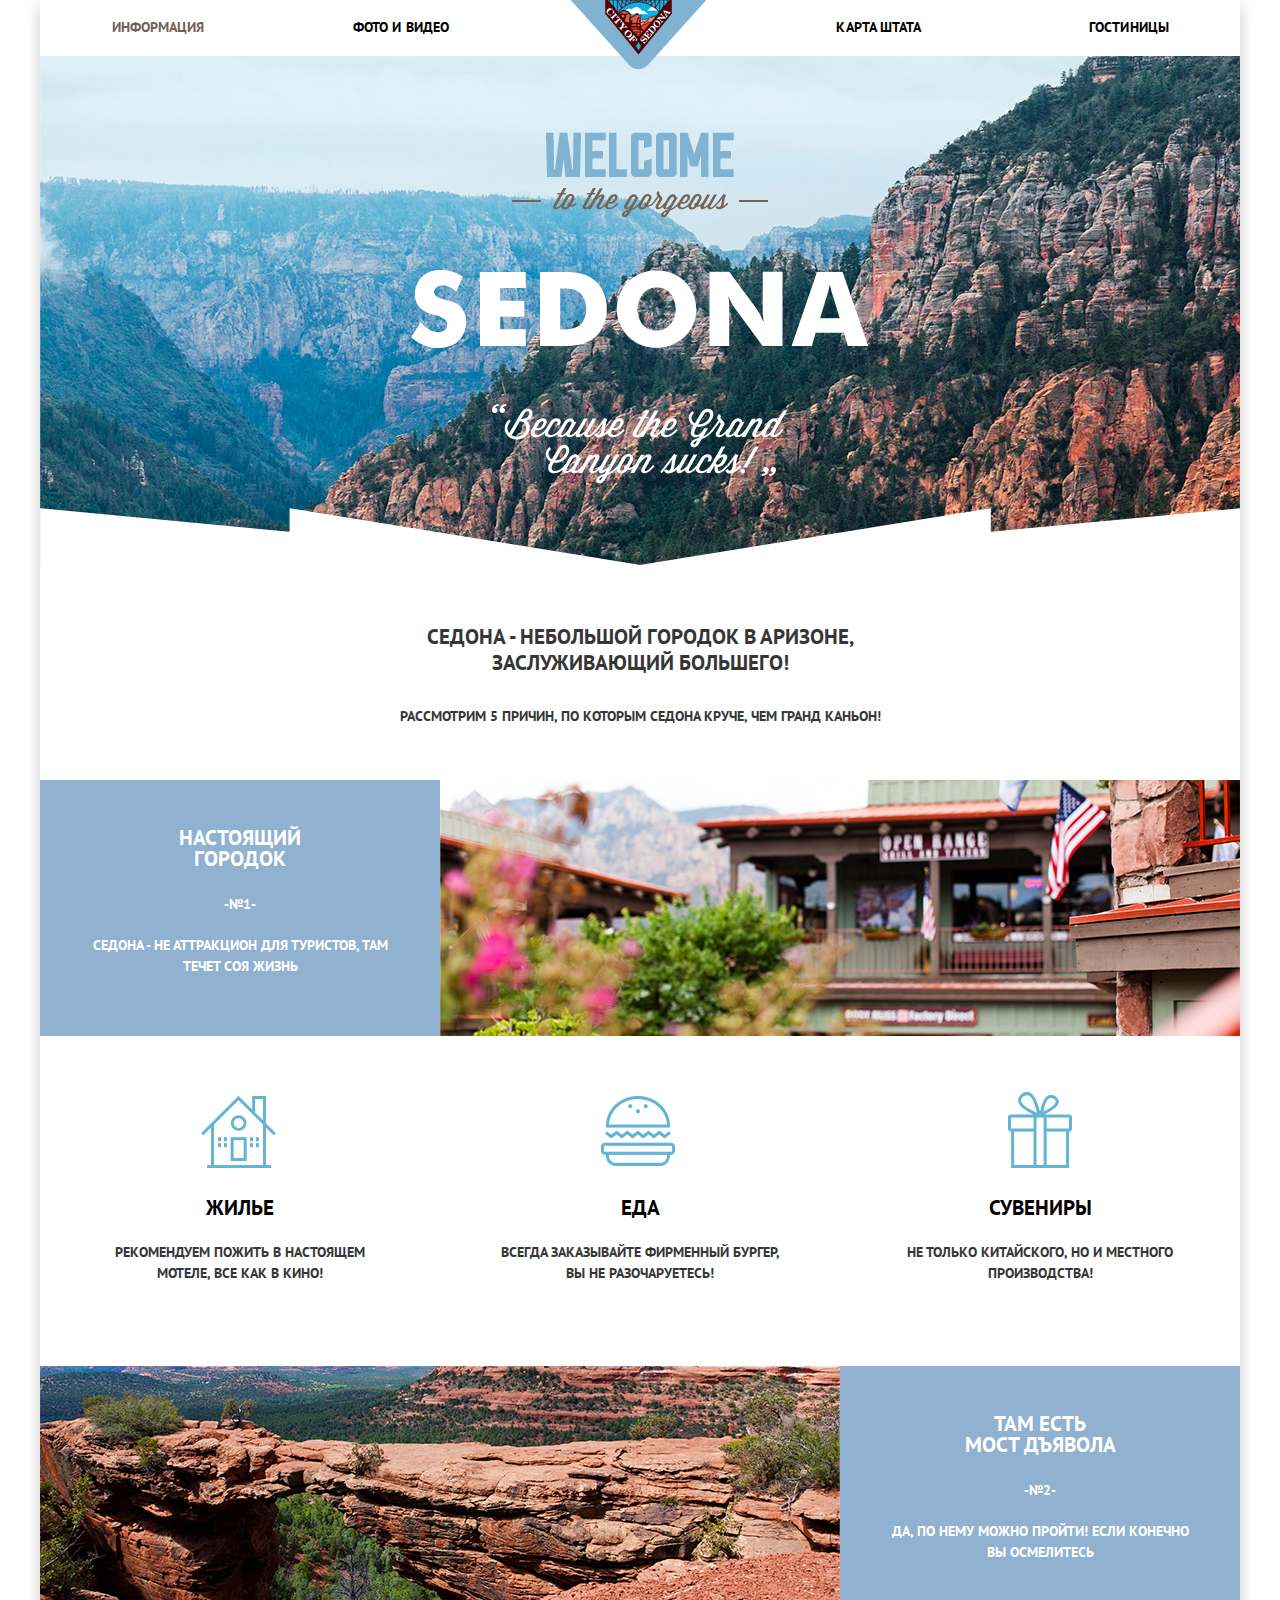
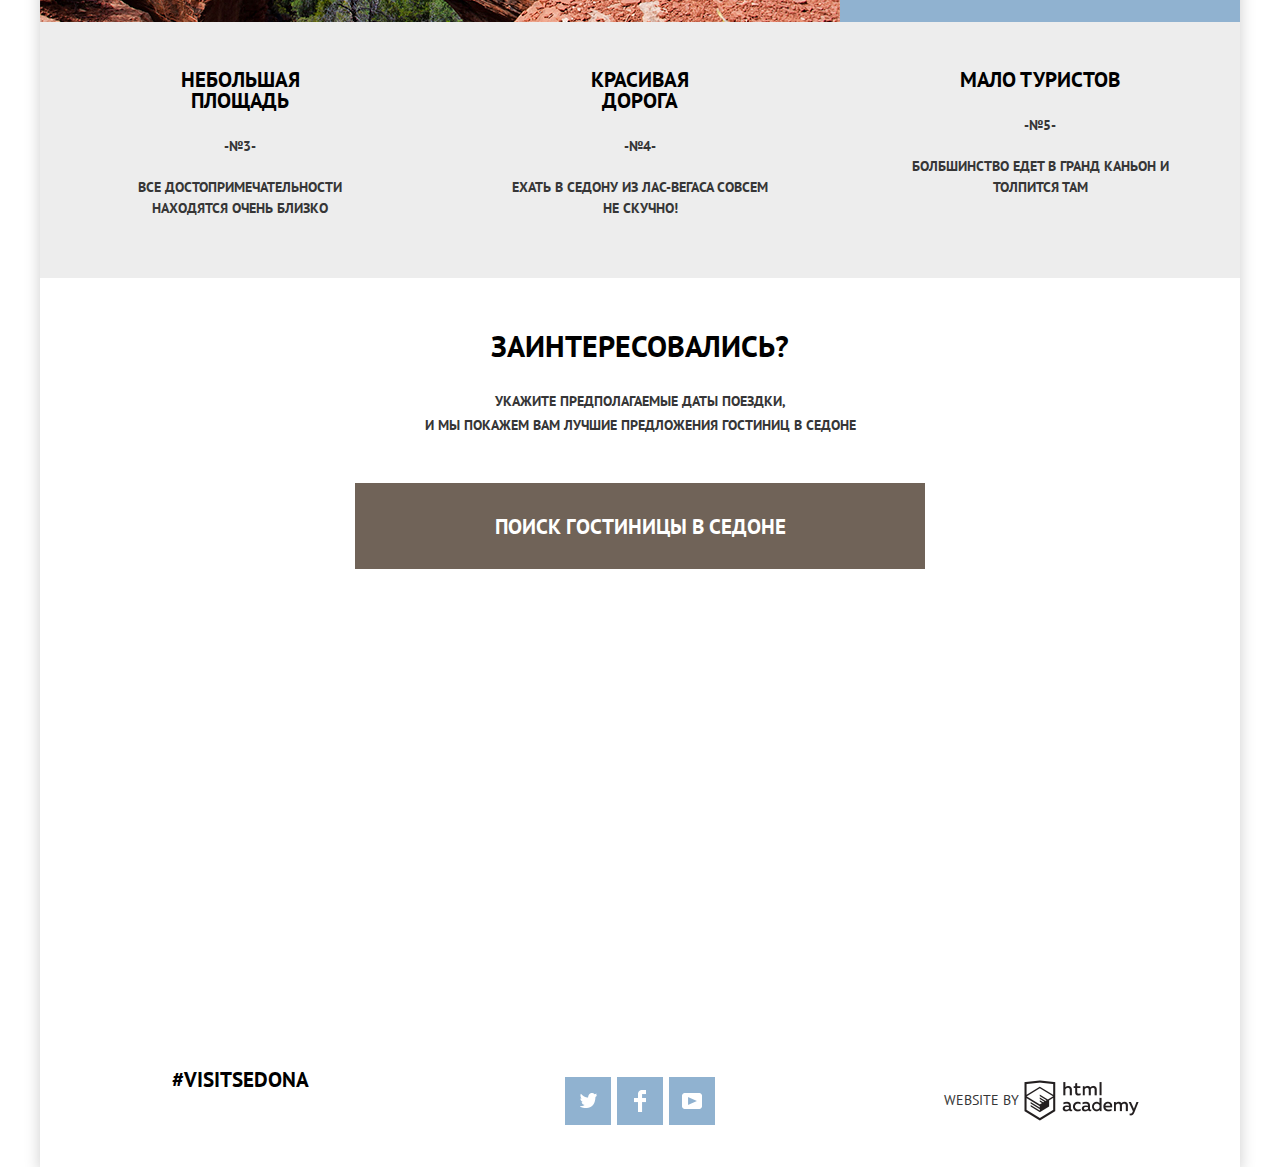
<file: index.html>
<!DOCTYPE html>
<html lang="ru">

<head>
    <meta charset="utf-8">
    <title>Городок Седона</title>
    <link href="https://fonts.googleapis.com/css?family=PT+Sans:400,700&amp;subset=cyrillic,latin-ext" rel="stylesheet">
    <link href="css/style.css" rel="stylesheet">
</head>
<body>
	<div class="wrap">
	<header class="main-header">
		<nav class="main-navigation">
			<ul class="site-navigation">
				<li class="site-navigation__info site-navigation--active">
					<a href="#">Информация</a>
				</li>
				<li class="site-navigation__photo">
					<a href="#">Фото и видео</a>
				</li>
				<li>
					<a class="main-header-logo">
                		<img src="img/triangle1.png" width="138" height="70" alt="Центральный треугольник">
            		</a>
				</li>
				<li class="site-navigation__map">
					<a href="#">Карта штата</a>
				</li>
				<li class="site-navigation__hotels">
					<a href="inner.html">Гостиницы</a>
				</li>
			</ul>
			
		</nav>
	</header>
	<main class="container">
	    <section class="container__introduction">
	    	<div class="container__introduction__back" width="1200" height="773"></div> 
	        <img class="container__introduction__welcome" src="img/welcome.png" alt="to the gorgeous">
            <!-- <h1 class="container__sedona">Sedona</h1>
            <img class="container__introduction__because" src="img/сanyon_sucks.png" width="296" height="80" alt="because the grand canyon sucks!"> -->
            <div class="container__introduction__shape" width="1200" height="57"></div> 
	        <p class="container__definition">Седона - небольшой городок в Аризоне, заслуживающий большего!</p>
    	</section>	
		<h2 class="definition__head">рассмотрим 5 причин, по которым седона круче, чем гранд каньон!</h2>
		<section class="features">
			<div class="features__item features__item--blue">
				<h3 class="features__item__header">настоящий городок</h3>
				<p class="features__item__number">-№1-</p>
				<p class="features__item__text">седона - не аттракцион для туристов, там течет соя жизнь</p>
			</div>
			<div class="features__img features__img--right" width="800" height="401"></div>
			<div class="features__plushka features__plushka--house">
				<h3 class="features__plushka__header">жилье</h3>
				<p class="features__plushka__text">рекомендуем пожить в настоящем мотеле, все как в кино!</p>
			</div>
			<div class="features__plushka features__plushka--meal">
				<h3 class="features__plushka__header">еда</h3>
				<p class="features__plushka__text">всегда заказывайте фирменный бургер, вы не разочаруетесь!</p>
			</div>
			<div class="features__plushka features__plushka--souvenirs">
				<h3 class="features__plushka__header">сувениры</h3>
				<p class="features__plushka__text">не только китайского, но и местного производства!</p>
			</div>
            <div class="features__img features__img--left" width="800" height="400"></div>
            <div class="features__item features__item--blue">
				<h3 class="features__item__header">там есть<br>мост дъявола</h3>
				<p class="features__item__number">-№2-</p>
				<p class="features__item__text">да, по нему можно пройти! если конечно вы осмелитесь</p>
			</div>
			<div class="features__item features__item--gray">
				<h3 class="features__item__header">небольшая площадь</h3>
				<p class="features__item__number">-№3-</p>
				<p class="features__item__text">все достопримечательности<br>находятся очень близко</p>
			</div>
			<div class="features__item features__item--gray">
				<h3 class="features__item__header">красивая дорога</h3>
				<p class="features__item__number">-№4-</p>
				<p class="features__item__text">ехать в седону из лас-вегаса совсем<br>не скучно!</p>
			</div>
			<div class="features__item features__item--gray">
				<h3 class="features__item__header">мало туристов</h3>
				<p class="features__item__number">-№5-</p>
				<p class="features__item__text">болбшинство едет в гранд каньон и толпится там</p>
			</div>
   		</section>
   		<section class="interest">
   			<h2 class="interest__header">заинтересовались?</h2>
   			<p class="interest__text">укажите предполагаемые даты поездки, <br> и мы покажем вам лучшие предложения гостиниц в седоне</p>
			
			<!-- тут была форма -->

			<div class="interest__wrapper">
				<button class="interst__form__div">
	                <h2 class="interst__form__head">Поиск гостиницы в Седоне</h2>
	            </button>
				<form class="interst__form homepage-booking-form-hide" method="post" action="https://echo.htmlacademy.ru">
					<div class="data-zaezda">
						<label for="interst__form__arrival">Дата заезда
	                    	<input id="interst__form__arrival" type="text" placeholder="24 апреля 2017">
	                	</label>
	                	<button type="button" class="calendar"></button>
					</div>
	                <div class="data-viezda">
	                	<label for="interst__form__leaving">Дата выезда
	                    	<input id="interst__form__leaving" type="text" placeholder="4 июля 2017">
	                	</label>
	                	<button type="button" class="calendar"></button>
	                </div>
	                <div class="number-of">
	                	<!-- <div class="num-of-adult">
	                		<label for="interst__form__adult">Взрослые
								<button class="visually-hidden-btn zaeb_btn" type="button">-</button>
			                    	<input id="interst__form__adult" type="text" name="text" value="2">
								<button class="visually-hidden-btn zaeb_btn" type="button">+</button>
			                </label>
	                	</div>
	                	<div class="num-of-ch">
	                		<label for="interst__form__children">Дети
			                    <button class="visually-hidden-btn zaeb_btn" type="button">-</button>
			                   		<input id="interst__form__children" type="text" name="text" value="0">
								<button class="visually-hidden-btn zaeb_btn" type="button">+</button>
			                </label>
	                	</div> -->
	                <div class="homepage-booking-form-grid">
	                	<div class="homepage-booking-form-control">
                            <label class="adult-label" for="homepage-booking-form-adults">Взрослые:</label>
                            <div class="homepage-booking-form-number">
                                <button type="button" class="minus"> = $0 ::before "Минус"</button>
                                <input id="homepage-booking-form-adults" type="text" value="2">
                                <button type="button" class="plus"> = $0 ::before "Плюс"</button>
                            </div>
                            <label class="child-label" for="homepage-booking-form-children">Дети:</label>
                            <div class="homepage-booking-form-number">
                                <button type="button" class="minus">= $0 ::before "Минус"</button>
                                <input id="homepage-booking-form-children" type="text" value="0">
                                <button type="button" class="plus"> = $0 ::before "Плюс"</button>
                            </div>
                        </div>
		                
	                </div>
	            </div>
	                <button class="visually-hidden-btn search-button" type="submit" name="search">Найти</button>
	            </form>
			</div>
			<iframe src="https://www.google.com/maps/embed?pb=!1m18!1m12!1m3!1d143969.19150881495!2d-111.91789234397947!3d34.8431865353848!2m3!1f0!2f0!3f0!3m2!1i1024!2i768!4f13.1!3m3!1m2!1s0x872da132f942b00d%3A0x5548c523fa6c8efd!2z0KHQtdC00L7QvdCwLCDQkNGA0LjQt9C-0L3QsCA4NjMzNiwg0KHQqNCQ!5e0!3m2!1sru!2sru!4v1531233429512"
                    width="1200" height="592" style="border:0" allowfullscreen>
            </iframe>

   		</section>
		<footer class="footer">
			<p class="footer__tag">#visitsedona</p>
			<ul class="footer__social">
				<a class="footer__social__logo footer__social__logo--twitter" href="https://twitter.com">
					<span class="v-h">Твиттер</span>
				</a>
				<a class="footer__social__logo footer__social__logo--facebook" href="https://www.facebook.com">
					<span class="v-h">Фейсбук</span>
				</a>
				<a class="footer__social__logo footer__social__logo--youtube" href="https://youtube.com">
					<span class="v-h">Ютуб</span>
				</a>
			</ul>
			<div class="footer__copyright">
			    <span class="footer__copyright__text">Website by </span>
			    <a href="https://htmlacademy.ru/">
			        <div class="copyright" width="115" height="41"></div>
			    </a>
		    </div>
		</footer>
		<!--  -->
	</main>
</div>
<script src="js/script.js"></script>
</body>
</html>
</file>
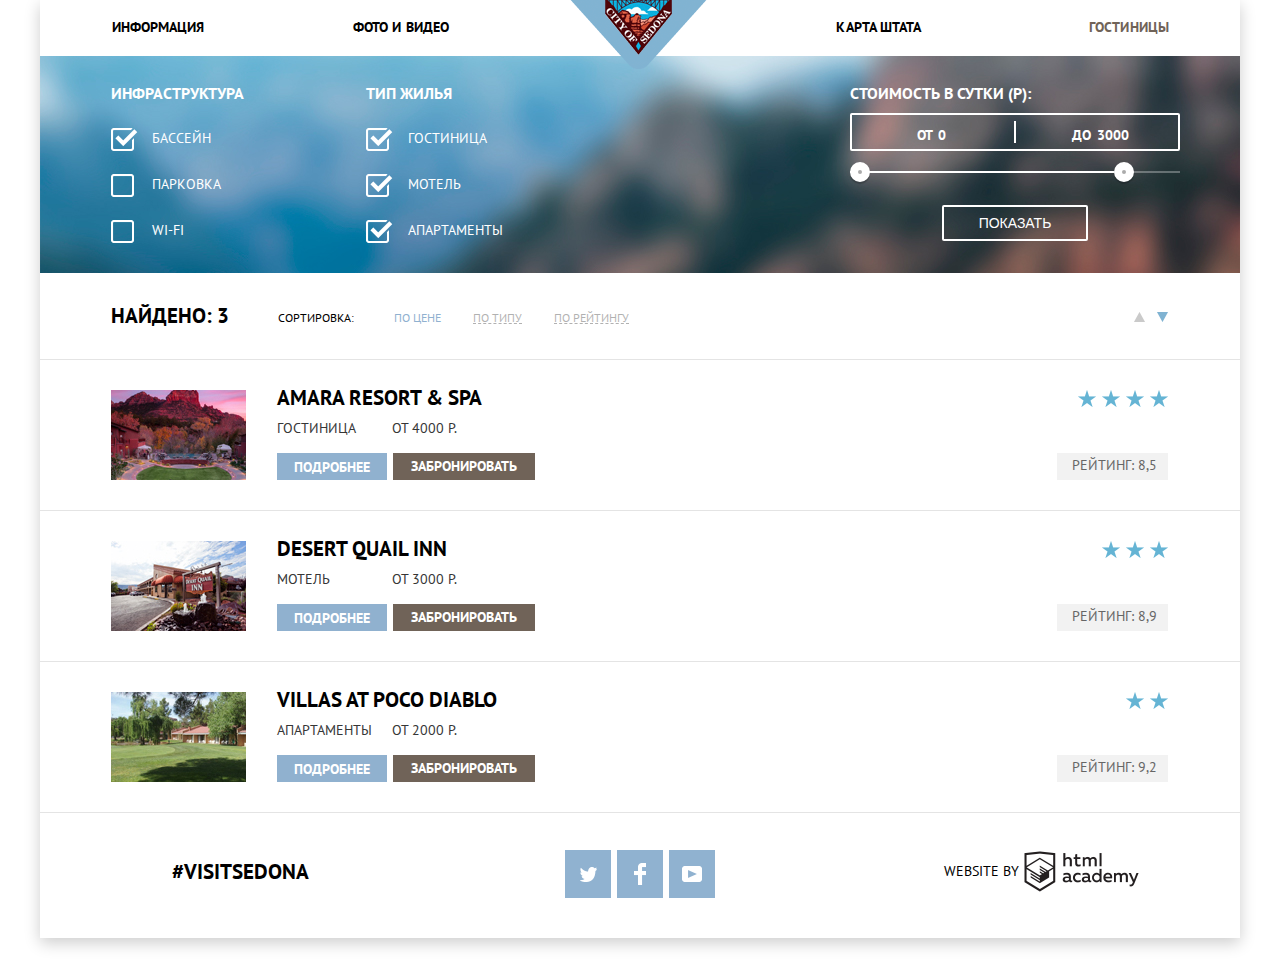
<file: inner.html>
<!DOCTYPE html>
<html lang="ru">

<head>
    <meta charset="utf-8">
    <title>Городок Седона</title>
    <link href="https://fonts.googleapis.com/css?family=PT+Sans:400,700&amp;subset=cyrillic,latin-ext" rel="stylesheet">
    <link href="css/style.css" rel="stylesheet">
</head>
<body class="inner">
<div class="inner__wrap">
	<header class="main-header">
		<nav class="main-navigation">
			<ul class="site-navigation">
				<li class="site-navigation__info">
					<a href="index.html">Информация</a>
				</li>
				<li class="site-navigation__photo">
					<a href="#">Фото и видео</a>
				</li>
				<li>
					<a class="main-header-logo" href="index.html">
                		<img src="img/triangle1.png" width="138" height="70" alt="Центральный треугольник">
            		</a>
				</li>
				<li class="site-navigation__map">
					<a href="#">Карта штата</a>
				</li>
				<li class="site-navigation__hotels site-navigation--active">
					<a href="inner.html">Гостиницы</a>
				</li>
			</ul>
			
		</nav>
	</header>
	<main class="container">
		<!--<section class="container__choose">
			<div class="container__choose__infra">
				<h2 class="container__choose__infra__head">инфраструктура:</h2>
				<ul class="container__choose__infra__list">
					<li class="container__choose__infra__item container__choose__infra__item--checked">бассейн</li>
					<li class="container__choose__infra__item container__choose__infra__item--unchecked">парковка</li>
					<li class="container__choose__infra__item container__choose__infra__item--unchecked">wi-fi</li>
				</ul>
			</div>
			<div class="container__choose__type">
				<h2 class="container__choose__type__head">тип жилья:</h2>
				<ul class="container__choose__type__list">
					<li class="container__choose__type__item container__choose__type__item--checked">гостиница</li>
					<li class="container__choose__type__item container__choose__type__item--checked">мотель</li>
					<li class="container__choose__type__item container__choose__type__item--checked">апартаменты</li>
				</ul>
			</div>
			<div class="container__choose__cost">
				<h2 class="container__choose__cost_head">стоимость в сутки (р):</h2>
				
			</div>
		</section>
		-->

			<div class="filter_background" width="1200" height="562">
				<form class="filter" method="get" action="https://echo.htmlacademy.ru">
                <fieldset class="filter-infrastructure">
                    <legend class="filter-title">Инфраструктура</legend>
                    <ul class="filter-checkbox">
                        <li>
                            <input id="filter-pool" class="visually-hidden-inner filter-input filter-input-checkbox" type="checkbox" name="pool" checked>
                            <label for="filter-pool">Бассейн</label>
                        </li>
                        <li>
                            <input id="filter-parking" class="visually-hidden-inner filter-input filter-input-checkbox" type="checkbox" name="parking">
                            <label for="filter-parking">Парковка</label>
                        </li>
                        <li>
                            <input id="filter-wi-fi" class="visually-hidden-inner filter-input filter-input-checkbox" type="checkbox" name="wi-fi">
                            <label for="filter-wi-fi">WI-FI</label>
                        </li>
                    </ul>
                </fieldset>
                <fieldset class="filter-type-housing">
                    <legend class="filter-title">Тип жилья</legend>
                    <ul class="filter-checkbox">
                        <li>
                            <input id="filter-guesthouse" class="visually-hidden-inner filter-input filter-input-checkbox" type="checkbox" name="guesthouse" checked>
                            <label for="filter-guesthouse">Гостиница</label>
                        </li>
                        <li>
                            <input id="filter-motel" class="visually-hidden-inner filter-input filter-input-checkbox" type="checkbox" name="motel" checked>
                            <label for="filter-motel">Мотель</label>
                        </li>
                        <li>
                            <input id="filter-apartments" class="visually-hidden-inner filter-input filter-input-checkbox" type="checkbox" name="apartments" checked>
                            <label for="filter-apartments">Апартаменты</label>
                        </li>
                    </ul>
                </fieldset>
                <div class="filter-range">
			      <div class="filter-range-title">Стоимость в сутки (р):</div>
			      <div class="price-controls">
			        <label class="min-price">от <input type="text" name="min-price" value="0"></label>
			        <label class="max-price">до <input type="text" name="max-price" value="3000"></label>
			      </div>
			      <div class="range-controls">
			        <div class="scale">
			          <div class="bar"></div>
			        </div>
			        <div class="range-toggle range-toggle-min"></div>
			        <div class="range-toggle range-toggle-max"></div>
			      </div>
			      <button class="btn-transparent" type="submit">Показать</button>
			    </div>
            </form>
			</div>
			




		<section class="container__find">
			<h1 class="container__find__head">найдено: <span class="container__find_amount">3</span></h1>
			<p class="container__find__sorttext">сортировка:</p>
			<ul class="container__find__type">
				<a href="#">
					<li class="container__find__type__item container__find__type__item--checked">по цене</li>
				</a>
				<a href="#">
					<li class="container__find__type__item container__find__type__item--unchecked">по типу</li>
				</a>
				<a href="#">
					<li class="container__find__type__item container__find__type__item--unchecked">по рейтингу</li>
				</a>
			</ul>
			<button class="find_button container__find__arrowup container__find__arrow--checked"></button>
			<button class="find_button container__find__arrowdown container__find__arrow--checked"></button>
		</section>
		<section class="container__result">
			<div class="container__result__item">
				<img class="container__result__item__img" src="img/amara.jpg" width="135" height="90" alt="Amara">
				<div class="name_container">
					<a href="#" class="container__result__item__head">amara resort & spa</a>
					<div class="type_of_hotel">
						<span class="container__result__item__type">гостиница</span>
						<span class="container__result__item__price">от 4000 р.</span>
					</div>
					<div class="button_div">
						<a class="container__result__item__button container__result__item__button--more" href="#">подробнее</a>
						<button class="container__result__item__button container__result__item__button--bron" type="submit"><span>Забронировать</span></button>
					</div>
				</div>
				<div class="container__result__item__ratestars n4_stars"></div>
				<div class="rating_div">
					<p class="container__result__item__rating">рейтинг: 
					<span class="container__result__item__amountrate">8,5</span></p>
				</div>
			</div>
			<div class="container__result__item">
				<img class="container__result__item__img" src="img/desert.jpg" width="135" height="90" alt="Desert">
				<div class="name_container">
					<a href="#" class="container__result__item__head">desert quail inn</a>
					<div class="type_of_hotel">
						<span class="container__result__item__type">мотель</span>
						<span class="container__result__item__price">от 3000 р.</span>
					</div>
					<div class="button_div">
						<a class="container__result__item__button container__result__item__button--more" href="#">подробнее</a>
						<button class="container__result__item__button container__result__item__button--bron" type="submit"><span>Забронировать</span></button>
					</div>
				</div>
				<div class="container__result__item__ratestars n3_stars"></div>
				<div class="rating_div">
					<p class="container__result__item__rating">рейтинг: <!--должен быть p-->
					<span class="container__result__item__amountrate">8,9</span></p>
				</div>
			</div>
			<div class="container__result__item">
				<img class="container__result__item__img" src="img/villas.jpg" width="135" height="90" alt="Villas">
				<div class="name_container">
					<a href="#" class="container__result__item__head">villas at poco diablo</a>
					<div class="type_of_hotel">
						<span class="container__result__item__type">апартаменты</span>
						<span class="container__result__item__price">от 2000 р.</span>
					</div>
					<div class="button_div">
						<a class="container__result__item__button container__result__item__button--more" href="#">подробнее</a>
						<button class="container__result__item__button container__result__item__button--bron" type="submit"><span>Забронировать</span></button>
					</div>
				</div>
				<div class="container__result__item__ratestars n2_stars"></div>
				<div class="rating_div">
					<p class="container__result__item__rating">рейтинг: <!--должен быть p-->
					<span class="container__result__item__amountrate">9,2</span></p>
				</div>
			</div>
		</section>
	</main>
	<footer class="footer">
			<p class="footer__tag">#visitsedona</p>
			<ul class="footer__social">
				<a class="footer__social__logo footer__social__logo--twitter" href="https://twitter.com">
					<span class="v-h">Твиттер</span>
				</a>
				<a class="footer__social__logo footer__social__logo--facebook" href="https://www.facebook.com">
					<span class="v-h">Фейсбук</span>
				</a>
				<a class="footer__social__logo footer__social__logo--youtube" href="https://youtube.com">
					<span class="v-h">Ютуб</span>
				</a>
			</ul>
			<div class="footer__copyright">
			    <span class="footer__copyright__text">Website by </span>
			    <a href="https://htmlacademy.ru/">
			        <div class="copyright" width="115" height="41"></div>
			    </a>
		    </div>
		</footer>
</div>
</body>
</html>
</file>
<file: css/style.css>
body {
  margin: 0;
  padding: 0;

  font-family: "PT Sans", Arial, sans-serif;
  font-size: 14px;
  line-height: 21px;
  font-weight: 700;
  color: #363636;
  text-transform: uppercase;
  
  background-color: #FFFFFF;
}

a {
  text-decoration: none;
}

.site-navigation a {
  color: #000000;
}

.site-navigation {
  line-height: 26px;
  color: #000000;
  list-style: none;
}

.container__introduction {
  text-align: center;
}

.container__sedona {
  font-size: 50px;
  line-height: 55px;
  font-weight: 700;
  color: #FFFFFF;  
}

.container__definition {
  font-size: 21px;
  line-height: 26px;
}

.definition__head {
  font-size: 14px;
  line-height: 26px;  
  text-align: center;
}

.features__item__header {
  font-size: 21px;
  color: #000000;
}

.features__item {
  background-color: #EDEDED;
  text-align: center;
}

.features__item.features__item--blue {
  background-color: #90B2D0;
}

.features__item--blue .features__item__header {
  color: #FFFFFF;
}

.features__item--blue .features__item__text {
  color: #FFFFFF;
}

.features__item--blue .features__item__number {
  color: #FFFFFF;
}

.features__plushka {
  text-align: center;
}

.features__plushka__header {
  font-size: 21px;
  color: #000000;
}

.interest__header {
  font-size: 30px;
  line-height: 36px;
  color: #000000;
  text-align: center;
}

.interest__text {
  line-height: 24px;
  text-align: center;
}

.interst__form {
  font-size: 14px;
  line-height: 26px;
  color: #000000;  
}

.interst__form__div {
  background-color: rgb(112, 99, 88);
  color: #ffffff;
  text-align: center;
  font: inherit;
  border: none;
      font-family: "PT Sans", Arial, sans-serif;
    font-size: 14px;
    line-height: 21px;
    font-weight: 700;
    text-transform: uppercase;
}

.interst__form .interst__form__head {
  font-size: 21px;
  line-height: 26px;
  color: #FFFFFF;
}

.interst__form input {
  font-size: 14px;
  line-height: 26px;
  color: #000000;  
  font-family: "PT Sans", Arial, sans-serif;
  font-weight: 700;
}

.search-button {
  font-size: 21px;
  line-height: 26px;
  color: #FFFFFF;
  background-color: rgb(144, 178, 208);
  font-family: "PT Sans", Arial, sans-serif;
  text-transform: uppercase;
  font-weight: 700;
}

.footer__tag {
  font-size: 21px;
  line-height: 26px;
  color: #000000;
}

.footer {
  background-color: rgba(255, 255, 255, 0.9);
  width: 100%;
}

.footer__social__logo {
  text-decoration: none;
}

.footer__copyright {
  font-size: 14px;
  line-height: 26px;
  font-weight: normal;
}

.footer a {
  color: #000000;
}


body.inner {
  margin: 0;
  padding: 0;

  font-family: "PT Sans", Arial, sans-serif;
  font-size: 16px;
  line-height: 21px;
  font-weight: 700;
  color: #FFFFFF;
  text-transform: uppercase;
  
  background-color: #FFFFFF;  
  box-shadow: 0 5px 15px rgba(0, 1, 1, 0.2);
}

body {
  box-shadow: 0 5px 15px rgba(0, 1, 1, 0.2);
}

body.inner .main-header {
  font-size: 14px;
  line-height: 26px;	
}

body.inner .filter .filter-checkbox {
  font-size: 14px;
  line-height: 21px;
  font-weight: normal;
  list-style: none;
}

body.inner .filter-infrastructure {
  border: 0;
}

body.inner .filter-type-housing {
  border: 0;
}

/*body.inner .filter-cost-day input {
  font-family: "PT Sans", Arial, sans-serif;
  font-size: 16px;
  line-height: 21px;
  font-weight: 700;
  color: #FFFFFF;
  text-transform: uppercase;
}*/

body.inner .filter-cost-day {
	border: 0;
}

body.inner #filter-cost-day-min {
  font-family: "PT Sans", Arial, sans-serif;
  font-size: 14px;
  line-height: 21px;
  font-weight: 700;
  color: #FFFFFF;
  text-transform: uppercase;
  background-color: #DDDDDD;  
}

body.inner #filter-cost-day-max {
  font-family: "PT Sans", Arial, sans-serif;
  font-size: 14px;
  line-height: 21px;
  font-weight: 700;
  color: #FFFFFF;
  text-transform: uppercase;
  background-color: #DDDDDD;  
}

body.inner .filter-cost-day-button {
  font-family: "PT Sans", Arial, sans-serif;
  font-size: 14px;
  line-height: 21px;
  font-weight: 700;
  color: #FFFFFF;
  text-transform: uppercase;
  background-color: #DDDDDD;  
}

body.inner .container__find__head {
  font-size: 21px;
  line-height: 26px;
  color: #000000;
}

.container__find__sorttext, .container__find__type__item {
  font-family: "PT Sans", Arial, sans-serif;
  font-size: 12px;
  line-height: 16px;
  font-weight: normal;
  color: #000000;
  text-transform: uppercase;
  list-style: none;
  text-decoration: none;
}

body.inner .footer__copyright {
  font-size: 14px;
  line-height: 26px;
  font-weight: normal;
  color: #000000;
}

body.inner .container__find__type__item {
	color: #000000;
	text-decoration: underline;
	text-decoration-style: dashed;
	opacity: .3;
}

body.inner .container__find__type__item--checked {
	color: #90b1d0;
	text-decoration: none;
	opacity: 1;
}

body.inner .container__result__item__head {
  font-size: 21px;
  line-height: 26px;
  color: #000000;
}

.container__result__item__type, .container__result__item__price {
  font-size: 14px;
  line-height: 21px;
  color: #363636;	
  font-weight: normal;
}

.container__result__item__button {
  font-family: "PT Sans", Arial, sans-serif;
  font-size: 14px;
  line-height: 21px;
  font-weight: 700;
  color: #FFFFFF;
  text-transform: uppercase;
  background-color: black;	
}

.container__result__item__button--more {
  background-color: rgb(144, 177, 207);
}

.container__result__item__button--bron {
  background-color: rgb(112, 99, 88);
}

.container__result__item__rating, .container__result__item__amountrate {
  font-size: 14px;
  line-height: 21px;
  font-weight: normal;
  color: #666666;
  background-color: rgb(242, 242, 242);
}

.footer__social__logo {
  font-size: 14px;
  line-height: 21px;  
}

.main-navigation a:hover {
  color: #90b1d0;
}

.main-navigation a:active {
  opacity: .3;
}

.site-navigation--active a {
  color: #706358;
}

body.inner .filter-cost-day-button:hover {
  color: #000000;
  background-color: #FFFFFF; 
}

body.inner .container__find__type__item:hover {
  color: #90b1d0;
  opacity: 1;
}

body.inner .container__find__type__item:active {
  color: #000000;
  opacity: 1;
  text-decoration: none;
}

.container__result__item__button--more:hover {
  background-color: #799cbd;
}

.container__result__item__button--bron:hover {
  background-color: #5c4f45;
}

.container__result__item__button--more:active {
  background-color: #6c94ba;
  color: #98b4cf;
}


.container__result__item__button--bron:active {
  background-color: #4d4036;
  color: #837a73;
}

body.inner .container__result__item__head:hover {
  color: #90b1d0;
}

body.inner .container__result__item__head:active {
  opacity: .3;
}

.interst__form__div:hover {
  background-color: #5c4f45;
}



.interst__form__div:active {
  background-color: #4d4036;
  color: #837a73;
}

/*#interst__form__arrival, #interst__form__leaving,  .interst__form__adult, .interst__form__children{
  background-color: #f2f2f2;
}*/

#interst__form__arrival, #interst__form__leaving {
	background-color: #f2f2f2;
	border: none;
}

#interst__form__arrival:hover {
	background-color: #eaeaea;
}

#interst__form__arrival:focus {
	background-color: #FFFFFF;
	border: solid #e4e4e4 -2px;
}

#interst__form__leaving:hover {
	background-color: #eaeaea;
}

#interst__form__leaving:focus {
	background-color: #FFFFFF;
	border: solid #e4e4e4 -2px;
}

#interst__form__adult, #interst__form__children {
	background-color: #f2f2f2;
	border: none;
}

#interst__form__adult:hover {
	background-color: #eaeaea;
}

#interst__form__adult:focus {
	background-color: #FFFFFF;
	border: solid #e4e4e4 2px;
}

#interst__form__children:hover {
	background-color: #eaeaea;
}

#interst__form__children:focus {
	background-color: #FFFFFF;
	border: solid #e4e4e4 2px;
}

.search-button:hover {
  background-color: #799cbd;
}

.search-button:active {
	background-color: #6c94ba;
  color: #98b4cf;
}

/*#filter-cost-day-min, #filter-cost-day-max {
	background-color: #f2f2f2;
	border: none;
}

body.inner #filter-cost-day-min:hover {
	background-color: #eaeaea;
}

body.inner #filter-cost-day-min:focus {
	background-color: #FFFFFF;
	border: solid #e4e4e4 2px;
}

body.inner #filter-cost-day-max:hover {
	background-color: #eaeaea;
}

body.inner #filter-cost-day-max:focus {
	background-color: #FFFFFF;
	border: solid #e4e4e4 2px;
}*/





/*стили для сетки*/





body {
	width: 1200px;
  margin: 0 auto;
}

.main-navigation {
	margin: 0;
	padding: 0;
	/*border: solid yellow 2px;*/
}

.site-navigation {
	display: flex;
	min-height: 56px;
	justify-content: flex-start;
	/*border: solid black 2px;*/
	margin: 0;
	padding: 0;
	margin-left: 20px;
	margin-right: 20px;
}

/*.main-header-logo {
	margin: 0;
  margin-left: -69px;
  padding: 0;
	position: absolute;
	top: 0px;
	left: 50%;
}*/

.site-navigation li {
	width: 150px;
	margin: 0;
  /*border: solid red 2px;*/
  text-align: center;
  padding: 0;
  padding-top: 14px;
  /*outline: 1px solid #666;*/
  height: 41px;
  letter-spacing: 0.007em;
}

.site-navigation li:nth-child(1) {
	margin-left: 23px;
}

.site-navigation li:nth-child(2) {
	margin-left: 93px;
}

.site-navigation li:nth-child(3) {
	margin-left: 88px;
  margin-top: -15px;
  z-index: 1;
}

.site-navigation li:nth-child(4) {
	margin-left: 90px;
}

.site-navigation li:nth-child(5) {
  margin-left: 100px;
}

.wrap {
  /*background-image: url("../img/sedona-index-1200.jpg");
  margin: 0 auto;
  background-repeat: no-repeat;
  background-position: top center;*/
}

body .wrap .main-header, .container {
  /*opacity: 0.5;*/
}

.container__introduction__back {
  /*opacity: 0.5;*/
  height: 509px;
  width: 100%;
  background-image: url("../img/background.jpg");
  background-position: center -55px;
  background-repeat: no-repeat;
}

.container__introduction {
  /*border: solid black 2px;*/
}

.container__introduction__welcome {
  position: relative;
  /*margin-left: -229px;*/
  top: -433px;
  /*border: solid black 2px;*/
  /*left: 50%;*/
}

.container__introduction__shape {
  margin: 0 auto;
  position: relative;
  top: -415px;
  left: 0px;
  width: 100%;
  height: 57px;
  background-image: url("../img/Shape.png");
  /*z-index: 2;*/
  /*border: solid black 2px;*/
}

.container__definition {
  margin: 0 auto;
  padding: 0;
  /*border: solid black 2px;*/
  margin-top: -356px;
  width: 450px;
}

.definition__head {
  margin-top: 27px;
}

.features {
  margin-top: 51px;
  display: flex;
  flex-wrap: wrap;
  max-width: 1200px;
}

.features div {
  min-width: 400px;
  min-height: 255px;
  height: 256px;
  /*outline: solid black 2px;*/
}

.features .features__plushka {
  height: 330px;
  width: 400px;

}

.features img {
  height: 256px;
}

.features__img--right {
  width: 800px;
  height: 256px;
  position: relative;
  background-image: url("../img/open_range.jpg");
  background-repeat: no-repeat;
  background-position: center -79px;
}

.features__img--left {
  width: 800px;
  height: 256px;
  position: relative;
  background-image: url("../img/canyon.jpg");
  background-repeat: no-repeat;
  background-position: center -76px;
}

.features__item {
  width: 400px;
}


/*сделать картинки несжатыми!!!!*/


.interest {
  margin-top: 50px;
}

.interest__text {
  margin: 0 auto;
  /*margin-top: -1px;*/
  width: 500px;
}

body .interest a.interest__map__a img {
  margin: 0;
  padding: 0; 
  margin-top: 0px;
  width: 1200px;
  height: 593px;
}

body {
	position: relative;
}

.footer {
  display: flex;
  /*outline: solid black 2px;*/
  height: 125px;
  position: absolute;
  bottom: 0px;
 /* margin-bottom: -120px;*/
}

.footer p, ul {
  /*outline: solid black 2px;*/
}

.footer__tag {
  margin-left: 132px;
  padding-top: 25px;
}

.footer__social {
  margin-left: 230px;
}

.footer__copyright {
  width: 210px;
  margin-left: 200px;
  /*vertical-align: center;*/
  /*padding-top: 20px;*/
}

.interst__form {
  position: absolute;
  width: 600px;
  height: 500px;
  /*outline: solid black 2px;*/
}

.interst__form__div, .interst__form__head {
  padding: 0;
  margin: 0;
}

.interst__form__head {
  vertical-align: center;
  padding-top: 27px;
  padding-bottom: 27px;
}

.features__item {
	padding: 0;
}

.features__item__header, .features__item__number, .features__item__text {
	padding: 0;
	margin: 0;
	/*outline: solid black 2px;*/
}

.features__item__header {
	margin: 0 auto;
	margin-top: 47px;
	max-width: 160px;
}

.features__item__number {
	margin: 0 auto;
	margin-top: 25px;
}

.features__item__text {
	margin: 0 auto;
	margin-top: 20px;
	max-width: 300px;
}

.features__plushka__header {
	margin: 0 auto;
	margin-top: 161px;
	max-width: 300px;
}

.features__plushka__text {
	margin: 0 auto;
	margin-top: 24px;
	max-width: 300px;
}

.features__plushka {
	position: relative;
	/*outline: solid black 2px;*/
}

.features__plushka--meal .features__plushka__header::before {
	content: "";
	width: 74px;
	height: 70px;
	position: absolute;
	top: 60px;
	margin-left: -39px;
	left: 50%;
	background-image: url("../img/icon-3.png");
	background-repeat: no-repeat;
}

.features__plushka--house .features__plushka__header::before {
	content: "";
	width: 75px;
	height: 72px;
	position: absolute;
	top: 60px;
	margin-left: -39px;
	left: 50%;
	background-image: url("../img/icon-1.png");
	background-repeat: no-repeat;
}

.features__plushka--souvenirs .features__plushka__header::before {
	content: "";
	width: 64px;
	height: 76px;
	position: absolute;
	top: 56px;
	margin-left: -32px;
	left: 50%;
	background-image: url("../img/icon-2.png");
	background-repeat: no-repeat;
}

.footer__social {
	position: relative;
	/*outline: solid black 2px;*/
	display: flex;
	min-width: 180px;
	padding: 0;
	padding-left: 20px;
	flex-wrap: wrap;
}

.footer__social__logo {
	position: relative;
  width: 46px;
  height: 48px;
  background-color: rgb(144, 178, 208);
  margin: 0;
  padding: 0;
  margin-top: 21px;
  margin-left: 6px;
  background-position: center center;
  background-repeat: no-repeat;
}

.footer__social__logo--twitter {
  background-image: url("../img/t.png");
}

.footer__social__logo--facebook {
  background-image: url("../img/fb-icon.png");
}

.footer__social__logo--youtube {
  background-image: url("../img/youtube.png");
}

.footer__social__logo--twitter:active {
  background-image: url("../img/t-gray.png");
}

.footer__social__logo--facebook:active {
  background-image: url("../img/fb-icon-gray.png");
}

.footer__social__logo--youtube:active {
  background-image: url("../img/youtube-gray.png");
}

.footer__social__logo:hover {
  background-color: #799cbd;

}

.footer__social__logo:active {
  background-color: #6c94ba;
}



/*.footer__social__logo::before {
	content: "";
	margin: 0;
	padding: 0;
	width: 46px;
	height: 48px;
	margin-top: 21px;
	margin-left: 3px;
	background-color: rgb(144, 178, 208);
	display: inline-block;
}

.footer__social__logo:hover:before {
	background-color: #799cbd;
}

.footer__social__logo:active:before {
	background-color: #6c94ba;
}*/

.footer__copyright {
	/*outline: solid black 2px;*/
	display: inline-block;
	padding: 0;
	position: relative;
}

.footer__copyright__text {
	display: block;
	margin: 0;
	padding: 0;
	margin-top: 45px;
	margin-left: 5px;
}

.copyright {
	margin: 0;
	padding: 0;
	position: absolute;
	right: 10px;
	top: 38px;
	/*display: inline-block;*/
}

.v-h {
	font-size: 0px;
}

/*.v-h:active:before {
	opacity: 0.3;
}

.footer__social__logo .v-h::before {
	content: "";
	margin: 0;
	padding: 0;
	background-color: red;
	display: inline-block;
	position: absolute;
	top: 50%;
	left: 50%;
	background-repeat: no-repeat;
	outline: solid red 2px;
}

.footer__social__logo--twitter .v-h::before {
	width: 17px;
	height: 15px;
	margin-left: -8px;
	margin-top: -10px;
	background-image: url("../img/t.png");
}

.footer__social__logo--facebook .v-h::before {
	width: 12px;
	height: 22px;
	margin-left: -6px;
	margin-top: -14px;
	background-image: url("../img/fb-icon.png");
}

.footer__social__logo--youtube .v-h::before {
	width: 20px;
	height: 16px;
	margin-left: -10px;
	margin-top: -11px;
	background-image: url("../img/youtube.png");
}*/

/*.interst__form label, button, input {
	font-size: 0px;
	width: 0px;
	height: 0px;
}*/

/*.visually-hidden-btn:not(:focus):not(:active),
input[type="checkbox"].visually-hidden,
input[type="radio"].visually-hidden {
  position: absolute;

  width: 1px;
  height: 1px;
  margin: -1px;
  border: 0;
  padding: 0;

  white-space: nowrap;

  clip-path: inset(100%);
  clip: rect(0 0 0 0);
  overflow: hidden;
}


.visually-hidden:not(:focus):not(:active),
input[type="checkbox"].visually-hidden,
input[type="radio"].visually-hidden {
  position: absolute;

  width: 1px;
  height: 1px;
  margin: -1px;
  border: 0;
  padding: 0;

  white-space: nowrap;

  clip-path: inset(100%);
  clip: rect(0 0 0 0);
  overflow: hidden;
}*/


.interst__form__div {
	margin: 0 auto;
	height: 86px;
	margin-top: 46px;
	padding-top: 1px;
	width: 570px;
}

.interest__wrapper {
	margin: 0 auto;
	position: relative;
	/*outline: solid red 2px;*/
	width: 570px;
}

.interst__form {
	left: 0px;
	position: absolute;
  display: block;
	width: 570px;
	height: 395px;
	background-color: white;
  box-shadow: 0 5px 15px rgba(0, 1, 1, 0.2);
	/*outline: solid black 2px;*/
}

.data-zaezda, .data-viezda, .number-of {
	/*outline: solid black 2px;*/
	margin: 0 auto;
	padding: 0;
	padding-left: 2px;
	width: 455px;
}

.data-zaezda {
	margin-top: 54px;
}

#interst__form__arrival, #interst__form__leaving {
	margin-left: 20px;
	background-color: #f2f2f2;
	text-transform: uppercase;
	padding-left: 15px;
	display: inline-block;
	width: 331px;
  height: 38px;
	position: relative;
}

#interst__form__leaving {
	width: 332px;
	padding-left: 11px;
}



.data-viezda {
	margin-top: 27px;
}

.number-of {
	margin-top: 30px;
	display: flex;
}

.num-of-adult {
	outline: solid red 2px;
	padding: 0;
	margin: 0;
	margin-left: -1px;
	width: 220px;
}

#interst__form__adult, #interst__form__children {
	margin-left: 20px;
	background-color: #f2f2f2;
	text-transform: uppercase;
	padding-left: 15px;
	display: inline-block;
	width: 50px;
}

.zaeb_btn {
	width: 38px;
  height: 38px;
  padding: 0;
  text-indent: -9999px;
  border: none;
  background-color: #f2f2f2;
  position: relative;
}


/*Мухлеж начался здесь*/
.homepage-booking-form-grid .homepage-booking-form-control {
    display: -webkit-box;
    display: -ms-flexbox;
    display: flex;
    -webkit-box-pack: justify;
    -ms-flex-pack: justify;
    justify-content: space-between;
}

.homepage-booking-form-grid label {
    /*margin-left: 55px;*/
}

.homepage-booking-form-number {
    display: -webkit-box;
    display: -ms-flexbox;
    display: flex;
    -webkit-box-orient: horizontal;
    -webkit-box-direction: normal;
    -ms-flex-direction: row;
    flex-direction: row;
    -webkit-box-pack: center;
    -ms-flex-pack: center;
    justify-content: center;
    margin: 0;
    margin-bottom: 50px;
}

.homepage-booking-form-number:first-of-type {
    margin-left: 25px;
}

.homepage-booking-form-number:last-of-type {
    margin-left: 10px;
}

.homepage-booking-form-number input[type="text"] {
    width: 38px;
    height: 38px;
    margin: 0;
    padding: 0;
    line-height: 38px;
    text-align: center;
}

.homepage-booking-form-number input[type="text"]:hover {
    background-color: #f2f2f2;
}

.homepage-booking-form-number input[type="text"]:focus {
    background-color: #f2f2f2;
    margin: 0;
    padding: 0;
    border: none;
}

.minus,
.plus {
    width: 38px;
    height: 38px;
    padding: 0;
    text-indent: -9999px;
    border: none;
    background-color: #f2f2f2;
    position: relative;
}

.minus::before,
.plus::before,
.plus::after {
  content: "";
  width: 12px;
  height: 3px;
  background-color: #a9a9a9;
  position: absolute;
  top: 18px;
  left: 14px;
  z-index: 1;
}

.plus::before {
  -webkit-transform: rotate(90deg);
  -ms-transform: rotate(90deg);
  transform: rotate(90deg);
}

.minus:hover::before,
.plus:hover::before,
.plus:hover::after {
  background-color: #000000;
}

.minus:active::before,
.plus:active::before,
.plus:active::after {
  background-color: #81b3d2;
}

.homepage-booking-form-number input[type="text"] {
    width: 38px;
    height: 38px;
    margin: 0;
    padding: 0;
    line-height: 38px;
    text-align: center;
    border: none;
}

.homepage-booking-form-number input[type="text"] {
	background-color: #f2f2f2;
}

.homepage-booking-form-number input[type="text"]:hover {
    background-color: #eaeaea;
}

.homepage-booking-form-number input[type="text"]:focus {
    background-color: #f2f2f2;
    margin: 0;
    padding: 0;
    border: none;
}

/*Мухлеж закончился*/

.child-label {
	margin-left: 50px;
	margin-top: 5px;
	margin-right: 17px;
}

.adult-label {
	margin-left: 0px;
	margin-top: 5px;
	margin-right: 15px;
}

.search-button {
	margin-top: 3px;
	margin-left: 56px;
	width: 458px;
	height: 58px;
	border: none;
}

/*.data-zaezda::before {
	content: "";
	background-color: red;
	width: 21px;
	height: 22px;
	margin: 0;
	padding: 0;
	display: inline-block;
	position: absolute;
	right: 65px;
	top: 64px;
	z-index: 1;
	background-image: url("../img/calendar-gray.png"); 
}

.data-zaezda:hover:before {
	background-image: url("../img/calendar-black.png"); 
}

.data-zaezda:active:before {
	background-image: url("../img/calendar-blue.png"); 
}

.data-viezda::before {
	content: "";
	background-color: red;
	width: 21px;
	height: 22px;
	margin: 0;
	padding: 0;
	display: inline-block;
	position: absolute;
	right: 65px;
	top: 130px;
	z-index: 1;
	background-image: url("../img/calendar-gray.png"); 
}

.data-viezda:hover:before {
	background-image: url("../img/calendar-black.png"); 
}

.data-viezda:active:before {
	background-image: url("../img/calendar-blue.png"); 
}
*/

.calendar {
  width: 38px;
  height: 40px;
  padding: 0;
  margin: 0;
  border: none;
  position: absolute;
  top: 0px;
  right: 0px;
  background-color: rgba(0,0,0,0);
  background-image: url("../img/calendar-gray.png");
  background-repeat: no-repeat;
  background-position: center center;
}

.calendar:hover {
  background-image: url("../img/calendar-black.png"); 
}

.calendar:active {
  background-image: url("../img/calendar-blue.png"); 
}

.data-zaezda {
  /*outline: solid black 2px;*/
  padding-top: 0px;
  position: relative;
}

.data-zaezda label {
  top: -13px;
}

.data-viezda {
  /*outline: solid black 2px;*/
  padding-top: 0px;
  position: relative;
}

.data-viezda label {
  top: -13px;
}

.copyright {
  width: 115px;
  height: 41px;
  background-image: url("../img/logo_name.png");
}

.copyright:hover {
  background-image: url("../img/logo_name_push.png");
}

.copyright:active {
  background-image: url("../img/logo_name_target.png");
}


.homepage-booking-form-hide {
    display: none;
}






/*для иннера*/





body.inner {
  width: 1200px;
  margin: 0 auto;
}


body.inner .wrap .main-header, .container, .footer {
  /*opacity: 0.5;*/
}


.inner__wrap {
  /*background-image: url("../img/sedona-hotels-1200.jpg");
  margin: 0 auto;
  background-repeat: no-repeat;
  background-position: top center;*/
}

body.inner .filter_background {
  height: 217px;
  width: 1200px;
  background-image: url("../img/filter_background.jpg");
  /*margin: 0;*/
  padding: 0;
}

body.inner .filter {
  display: flex;
  justify-content: flex-start;
  /*outline: solid black 2px;*/

  height: 217px;
  /*margin: 0;*/
  padding: 0;
}

body.inner fieldset {
  padding: 0;
}

body.inner .filter-infrastructure, body.inner .filter-type-housing {
  width: 184px;
  margin-left: 69px;
  /*padding-top: 30px;*/
  position: relative;
}

body.inner legend.filter-title {
  padding-top: 27px;
  display: block;
  margin-bottom: 2px;
}

.filter-input-checkbox[type="checkbox"] {
  display: none;
  position: relative;
}

body.inner .filter-input-checkbox[type="checkbox"] + label::before {
  content: "";
  position: relative;
  display: inline-block;
  margin: 0;
  padding: 0;
  width: 27px;
  height: 23px;
  background-image: url("../img/checkbox-off.png");
  background-repeat: no-repeat;
  top: 8px;
  left: -14px;
}

body.inner .filter-infrastructure li {
  margin-bottom: 17px;
  margin-left: -24px;
}

body.inner .filter-type-housing li {
  margin-bottom: 17px;
  margin-left: -23px;
}

body.inner .filter-type-housing .filter-input-checkbox[type="checkbox"] + label::before {
  left: -15px;
}

body.inner .filter-checkbox input[type="checkbox"]:checked~label::before {
    background: url("../img/checkbox-on.png") no-repeat;
}

.filter-range {
  width: 330px;
  margin: 0; /* длЯ демо */
  margin-top: 27px;
  margin-left: 300px;
  color: #ffffff;
  text-transform: uppercase;
}

.filter-range-title {
  margin-bottom: 9px;

  font-weight: 600;
  font-size: 16px;
  line-height: 21px;
}

.price-controls {
  position: relative;
  
  height: 34px;
  margin-bottom: 20px;

  font-size: 0;

  border: 2px solid #ffffff;
  border-radius: 2px;
}

.price-controls::after {
  content: "";
  position: absolute;
  top: 50%;
  left: 50%;

  width: 2px;
  height: 22px;

  background: #ffffff;
  transform: translate(-50%, -50%);
}

.price-controls label {
  display: inline-block;

  font-size: 14px;
  line-height: 38px;
  vertical-align: top;

  cursor: pointer;
}

.price-controls .min-price,
.price-controls .max-price {
  width: 90px;
  padding-left: 65px;
}

.price-controls input {
  width: 50px;
  margin: 0;

  color: inherit;
  font: inherit;

  background: none;
  border: none;
}

.price-controls input:focus {
  outline: none;
}

.range-controls {
  position: relative;

  margin-bottom: 32px;
}

.range-controls .scale {
  height: 2px;

  background: rgba(255, 255, 255, 0.3);
}

.range-controls .bar {
  width: 80%;
  height: 2px;

  background: #ffffff;
}

.range-toggle {
  position: absolute;
  top: -9px;

  width: 4px;
  height: 4px;

  background: #ababab;
  border: 8px solid #ffffff;
  border-radius: 50%;
  box-shadow: 0 2px 1px 0 rgba(0, 1, 1, 0.2);
  cursor: pointer;
}

.range-toggle:hover {
  background: #1c4f80;
}

.range-toggle-min {
  left: 0;
}

.range-toggle-max {
  left: 80%;
}

.btn-transparent {
  display: block;
  margin: 0 auto;
  padding: 6px 35px;

  font-size: 14px;
  line-height: 20px;
  color: #ffffff;
  text-transform: uppercase;

  background: transparent;
  border: 2px solid #ffffff;
  border-radius: 2px;
  cursor: pointer;
}

.btn-transparent:hover {
  color: #000000;

  background: #ffffff;
}

.container__find {
  margin: 0;
  padding: 0;
  display: flex;
  align-items: flex-end;
  height: 53px;
  margin-bottom: 20px;
}

.container__find h1, p {
  padding: 0;
  margin: 0;
}

.container__find h1 {
  margin-bottom: -3px;
  margin-left: 71px;
}

.container__find p {
  margin-left: 49px;
}

.container__find__arrowup, .container__find__arrowdown {
  width: 20px;
  height: 20px;
  padding: 0;
  margin: 0;
}

.container__find ul {
  display: flex;
  padding: 0;
  margin: 0;
  align-items: flex-end;
  margin-left: 40px;
}

.container__find li {
  margin-right: 32px;
}

.find_button {
  width: 11px;
  height: 10px;
  margin-right: 12px;
  margin-bottom: 4px;
  border: none;
  background-color: rgba( 255, 255, 255, 0);
}

.container__find__arrowup {
  margin-left: 473px;
  background-image: url("../img/icon-up-dir.png");
}

.container__find__arrowdown {
  background-image: url("../img/icon-down-dir.png");
}

.container__result {
  margin: 0;
  padding: 0;
  margin-top: 33px;
  /*outline: solid red 2px;*/
  border-top: solid #e4e4e4 1px;
}

body.inner .footer {
  position: relative;
}

.container__result__item {
  border-bottom: solid #e4e4e4 1px;
  height: 120px;
  padding-top: 30px;
  padding-left: 71px;
  display: flex;
  position: relative;
  /*justify-content: space-between;*/
}

.container__result__item img {
  position: relative;
}

.name_container {
  margin: 0;
  padding: 0;
  display: block;
  margin-top: -5px;
  margin-left: 31px;
  display: flex;
  flex-direction: column;
}

.type_of_hotel {
  margin-top: 6px;
}

.container__result__item__type {
  display: inline-block;
  width: 100px;
}

.container__result__item__price {
  margin-left: 11px;
}

.container__result__item__button {
  border: 0;
  margin-top: 14px;
  height: 27px;
  display: block;
}

.container__result__item__button--more {
  width: 110px;
  text-align: center;
  padding-top: 4px;
  height: 23px;
}

.button_div {
  display: flex;
}

.container__result__item__button--bron {
  margin-left: 6px;
  width: 142px;
}

.rating_div {
  display: block;
  position: absolute;
  right: 72px;
  bottom: 30px;
  background-color: rgb(242, 242, 242);
  height: 27px;
  width: 111px;
}

.container__result__item__rating {
  margin-left: 15px;
  margin-top: 2px;
}

.container__result__item__ratestars {
  display: block;
  position: absolute;
  top: 30px;
  right: 72px;
  width: 100px;
  height: 20px;
}

.n4_stars {
  background-image: url("../img/star.png"),
                    url("../img/star.png"),
                    url("../img/star.png"),
                    url("../img/star.png");
  background-position: 82px 0px,
                       58px 0px,
                       34px 0px,
                       10px 0px;
  background-repeat: no-repeat,
                     no-repeat,
                     no-repeat,
                     no-repeat;
}

.n3_stars {
  background-image: url("../img/star.png"),
                    url("../img/star.png"),
                    url("../img/star.png");
  background-position: 82px 0px,
                       58px 0px,
                       34px 0px;
  background-repeat: no-repeat,
                     no-repeat,
                     no-repeat;
}

.n2_stars {
  background-image: url("../img/star.png"),
                    url("../img/star.png");
  background-position: 82px 0px,
                       58px 0px;
  background-repeat: no-repeat,
                     no-repeat;
}

body.inner .footer .footer__tag {
  position: relative;
  top: 21px;
}
</file>
